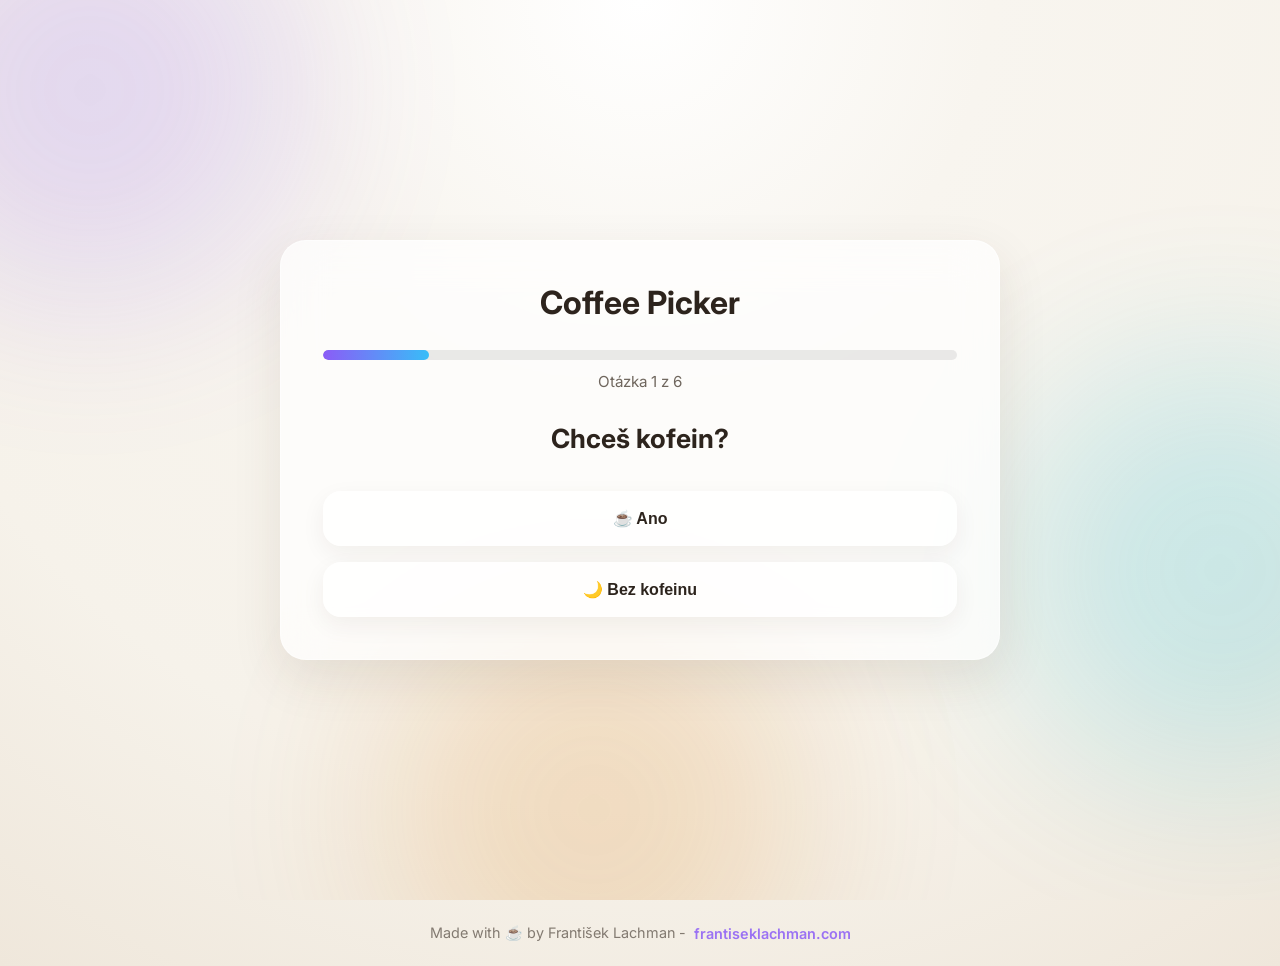
<file: coffee-picker/index.html>
<!DOCTYPE html>
<html lang="cs">

<head>

    <meta charset="UTF-8">
    <meta name="viewport" content="width=device-width, initial-scale=1.0">
    <link rel="manifest" href="manifest.json">
<meta name="theme-color" content="#8b5cf6">

    <title>Výběr kávy Nespresso</title>

    <link rel="preconnect" href="https://fonts.googleapis.com">

    <link rel="preconnect" href="https://fonts.gstatic.com" crossorigin>

    <link href="https://fonts.googleapis.com/css2?family=Inter:wght@300;400;500;600;700&display=swap" rel="stylesheet">

    <link rel="stylesheet" href="style.css">

</head>

<body>

    <div class="background">

        <div class="blob blob1"></div>
        <div class="blob blob2"></div>
        <div class="blob blob3"></div>

    </div>

    <main class="app">

        <div class="card">

            <h1>Coffee Picker</h1>

            <div class="progress">

                <div class="progress-bar"></div>

            </div>

            <span class="step"></span>

            <div id="question-container"></div>

        </div>

    </main>

    <footer class="footer">

    <span>Made with ☕ by František Lachman - </span>

    <a
        href="https://frantiseklachman.com"
        target="_blank"
        rel="noopener noreferrer">

        frantiseklachman.com

    </a>

</footer>

    <script src="coffee-data.js"></script>
    <script src="questions.js"></script>
    <script src="script.js"></script>

</body>

</html>
</file>
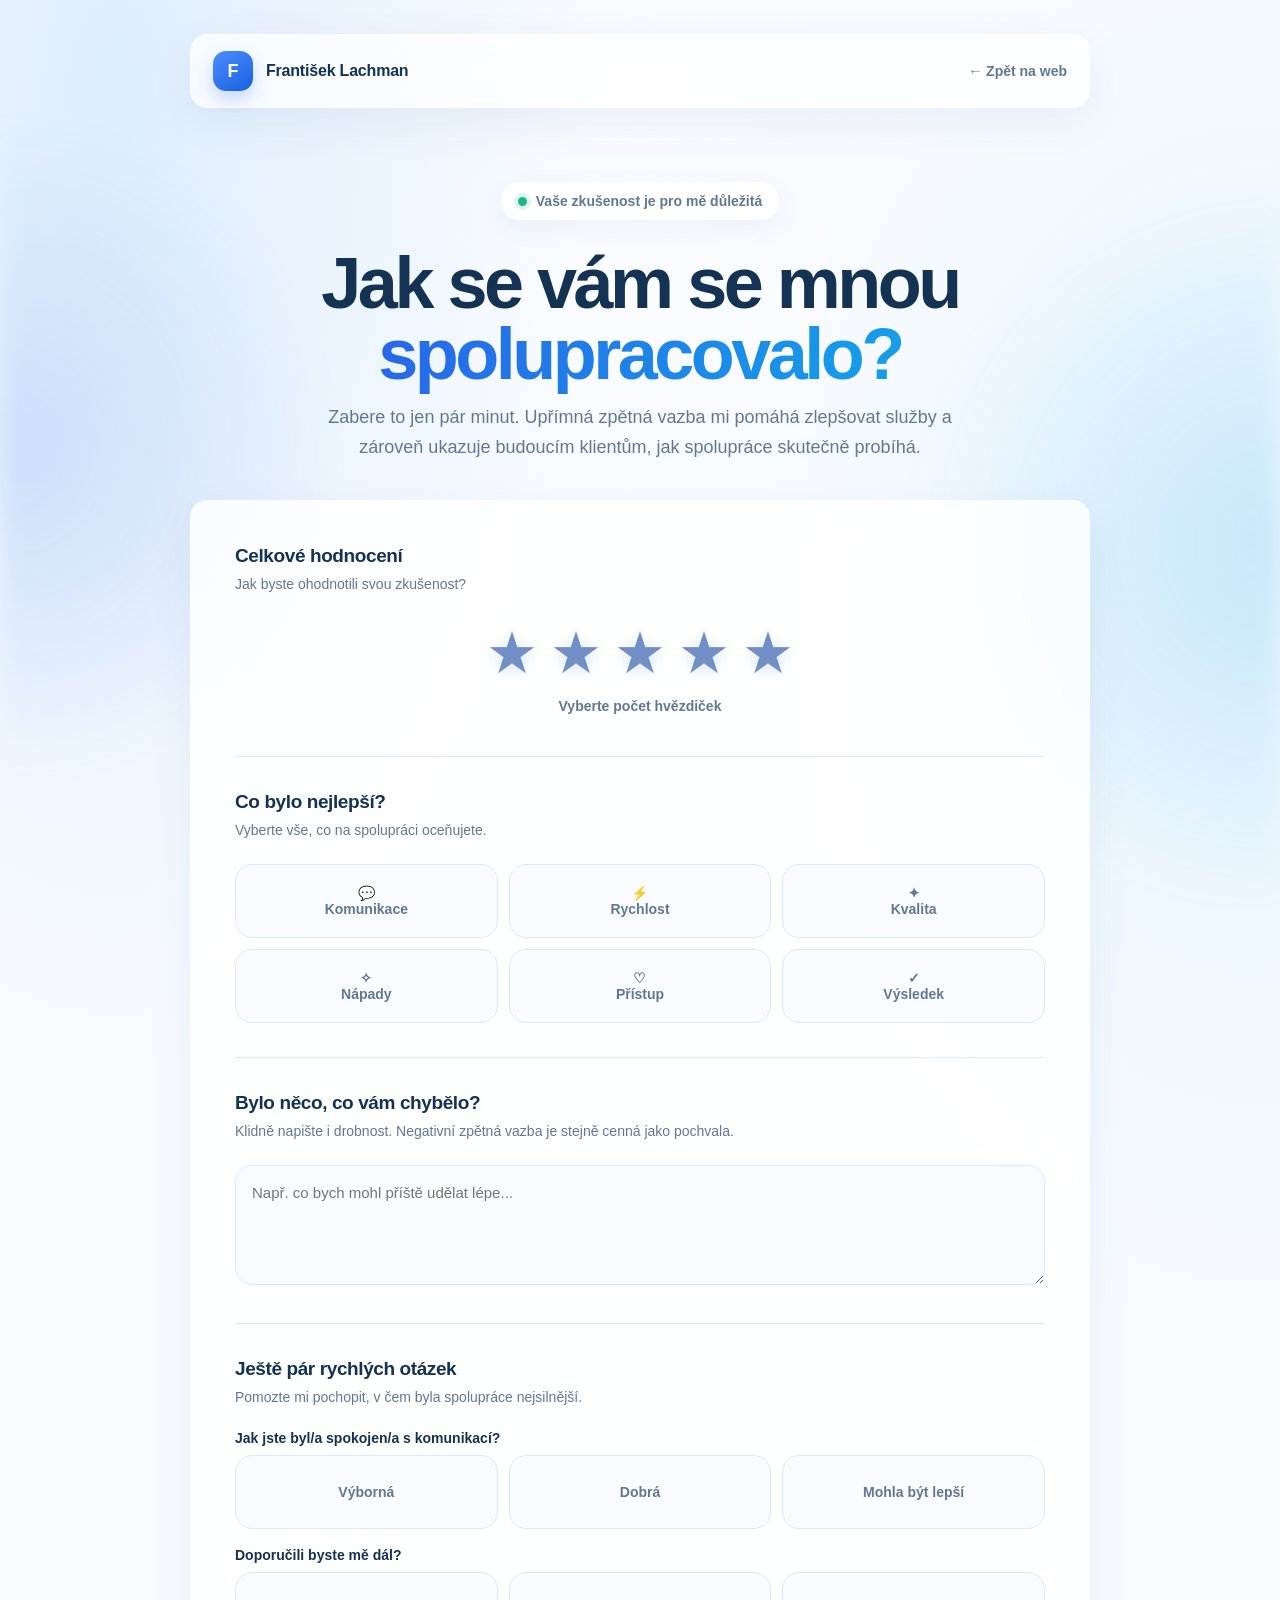
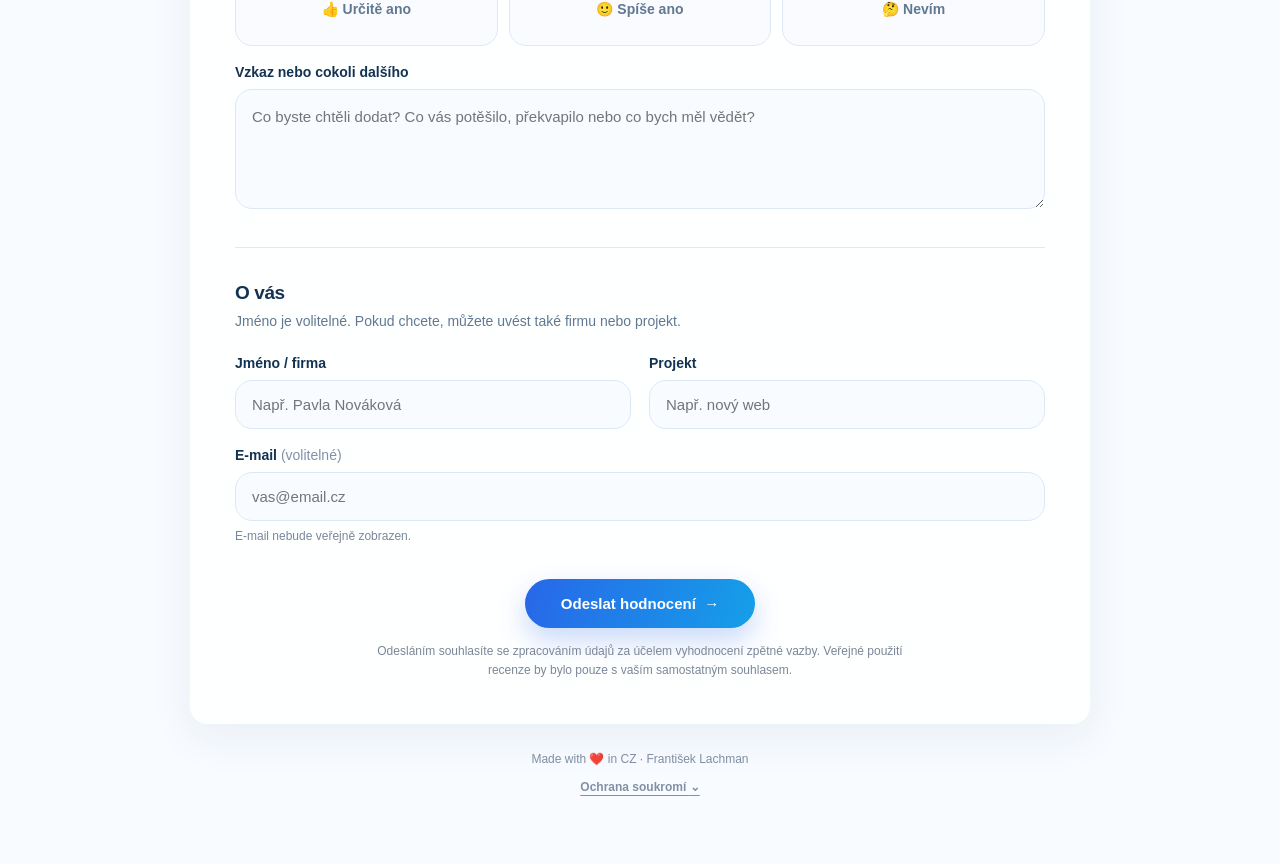
<file: recenze.html>
<!DOCTYPE html>
<html lang="cs">
<head>
  <meta name="robots" content="noindex, nofollow" />
  <meta charset="UTF-8">
  <meta name="viewport" content="width=device-width, initial-scale=1.0">
  <meta name="theme-color" content="#f5f8ff">
  <title>Vaše zkušenost | František Lachman</title>

  <style>
    :root {
      --bg: #f5f8ff;
      --bg-soft: rgba(255,255,255,.72);
      --card: rgba(255,255,255,.82);
      --text: #111a2e;
      --muted: #5c6b83;
      --line: rgba(32, 52, 84, .10);
      --blue: #2867e8;
      --blue-2: #159fe8;
      --blue-soft: #eaf1ff;
      --green: #18b98a;
      --shadow: 0 25px 70px rgba(37, 70, 120, .13);
      --radius: 28px;
    }

    * { box-sizing: border-box; }

    html { scroll-behavior: smooth; }

body {
  margin: 0;
  min-height: 100vh;
  font-family: Inter, -apple-system, BlinkMacSystemFont, "Segoe UI", Roboto, Arial, sans-serif;
  color: var(--text);

  background:
    /* HORNÍ ČÁST */
    radial-gradient(
      circle at 5% 8%,
      rgba(40, 103, 232, .34),
      transparent 25%
    ),

    radial-gradient(
      circle at 95% 15%,
      rgba(21, 159, 232, .30),
      transparent 27%
    ),

    /* STŘED */
    radial-gradient(
      circle at 8% 38%,
      rgba(40, 103, 232, .27),
      transparent 23%
    ),

    radial-gradient(
      circle at 92% 45%,
      rgba(21, 159, 232, .29),
      transparent 25%
    ),

    radial-gradient(
      circle at 50% 52%,
      rgba(74, 116, 255, .20),
      transparent 30%
    ),

    radial-gradient(
      circle at 18% 65%,
      rgba(21, 159, 232, .24),
      transparent 24%
    ),

    radial-gradient(
      circle at 82% 68%,
      rgba(40, 103, 232, .26),
      transparent 25%
    ),

    /* SPODNÍ ČÁST */
    radial-gradient(
      circle at 8% 88%,
      rgba(40, 103, 232, .30),
      transparent 27%
    ),

    radial-gradient(
      circle at 92% 92%,
      rgba(21, 159, 232, .28),
      transparent 28%
    ),

    linear-gradient(
      180deg,
      #e8f1ff 0%,
      #f7fbff 45%,
      #edf6ff 100%
    );

  overflow-x: hidden;
}

body::before {
  content: "";
  position: fixed;
  inset: 0;
  pointer-events: none;

  background:
    radial-gradient(
      circle at 50% 30%,
      rgba(255,255,255,.35),
      transparent 32%
    ),
    radial-gradient(
      circle at 0% 50%,
      rgba(40,103,232,.15),
      transparent 25%
    ),
    radial-gradient(
      circle at 100% 60%,
      rgba(21,159,232,.16),
      transparent 27%
    );

  filter: blur(12px);
  z-index: -1;
}
    .page {
      width: min(900px, calc(100% - 32px));
      margin: 0 auto;
      padding: 34px 0 70px;
    }

    /* Top bar – intentionally matches the clean glass style of the portfolio */
    .topbar {
      height: 74px;
      display: flex;
      align-items: center;
      justify-content: space-between;
      gap: 20px;
      padding: 0 22px;
      border: 1px solid rgba(255,255,255,.8);
      border-radius: 38px;
      background: rgba(255,255,255,.72);
      backdrop-filter: blur(22px);
      -webkit-backdrop-filter: blur(22px);
      box-shadow: 0 12px 40px rgba(45, 73, 117, .08);
    }

    .brand {
      display: flex;
      align-items: center;
      gap: 13px;
      font-weight: 700;
      letter-spacing: -.2px;
    }

    .brand-mark {
      width: 40px;
      height: 40px;
      display: grid;
      place-items: center;
      border-radius: 13px;
      color: white;
      font-size: 18px;
      font-weight: 800;
      background: linear-gradient(145deg, #4e8cff, #1761df);
      box-shadow: 0 8px 18px rgba(40,103,232,.25);
    }

    .back-link {
      color: var(--muted);
      text-decoration: none;
      font-size: 14px;
      font-weight: 600;
      transition: .2s ease;
    }

    .back-link:hover { color: var(--blue); }

    .hero {
      text-align: center;
      padding: 74px 16px 38px;
    }

    .eyebrow {
      display: inline-flex;
      align-items: center;
      gap: 9px;
      padding: 10px 16px;
      border-radius: 999px;
      background: rgba(255,255,255,.76);
      border: 1px solid rgba(255,255,255,.9);
      box-shadow: 0 8px 28px rgba(37,70,120,.06);
      color: var(--muted);
      font-size: 14px;
      font-weight: 600;
    }

    .status-dot {
      width: 9px;
      height: 9px;
      border-radius: 50%;
      background: var(--green);
      box-shadow: 0 0 0 4px rgba(24,185,138,.12);
    }

    h1 {
      margin: 28px 0 14px;
      font-size: clamp(42px, 7vw, 72px);
      line-height: .98;
      letter-spacing: -3.5px;
      font-weight: 800;
    }

    h1 span {
      background: linear-gradient(100deg, #2867e8, #159fe8);
      -webkit-background-clip: text;
      background-clip: text;
      color: transparent;
    }

    .hero p {
      max-width: 650px;
      margin: 0 auto;
      color: var(--muted);
      font-size: 18px;
      line-height: 1.65;
    }

    .review-card {
      padding: clamp(22px, 5vw, 44px);
      border: 1px solid rgba(255,255,255,.86);
      border-radius: var(--radius);
      background: var(--card);
      backdrop-filter: blur(26px);
      -webkit-backdrop-filter: blur(26px);
      box-shadow: var(--shadow);
    }

    .section + .section {
      margin-top: 34px;
      padding-top: 34px;
      border-top: 1px solid var(--line);
    }

    .section-title {
      margin: 0 0 7px;
      font-size: 19px;
      letter-spacing: -.4px;
    }

    .section-description {
      margin: 0 0 22px;
      color: var(--muted);
      font-size: 14px;
      line-height: 1.55;
    }

    /* Stars */
    .stars {
      display: flex;
      justify-content: center;
      gap: clamp(5px, 2vw, 12px);
      padding: 6px 0 4px;
      flex-direction: row-reverse;
    }

    .stars input {
      position: absolute;
      opacity: 0;
      pointer-events: none;
    }

    .stars label {
      cursor: pointer;
      color: #6f8fc5;
text-shadow: 0 3px 14px rgba(40, 103, 232, .18);
      font-size: clamp(42px, 9vw, 58px);
      line-height: 1;
      transition: transform .15s ease, color .15s ease;
      user-select: none;
    }

    .stars label:hover,
    .stars label:hover ~ label,
    .stars input:checked ~ label {
      color: #f5b82e;
    }

    .stars label:hover { transform: translateY(-3px) scale(1.04); }

    .rating-label {
      min-height: 24px;
      margin-top: 12px;
      text-align: center;
      color: var(--muted);
      font-size: 14px;
      font-weight: 600;
    }

    .grid {
      display: grid;
      grid-template-columns: repeat(2, minmax(0, 1fr));
      gap: 18px;
    }

    .field { min-width: 0; }

    .field.full { grid-column: 1 / -1; }

    label.field-label {
      display: block;
      margin-bottom: 9px;
      color: var(--text);
      font-size: 14px;
      font-weight: 700;
    }

    input[type="text"],
    input[type="email"],
    textarea {
      width: 100%;
      border: 1px solid var(--line);
      outline: none;
      border-radius: 17px;
      padding: 15px 16px;
      color: var(--text);
      background: rgba(247,250,255,.78);
      font: inherit;
      font-size: 15px;
      transition: border-color .2s ease, box-shadow .2s ease, background .2s ease;
    }

    textarea {
      min-height: 120px;
      resize: vertical;
      line-height: 1.55;
    }

    input:focus, textarea:focus {
      border-color: rgba(40,103,232,.45);
      background: white;
      box-shadow: 0 0 0 4px rgba(40,103,232,.08);
    }

    .choice-grid {
      display: grid;
      grid-template-columns: repeat(3, 1fr);
      gap: 11px;
    }

    .choice {
      position: relative;
    }

    .choice input {
      position: absolute;
      opacity: 0;
      pointer-events: none;
    }

    .choice label {
      min-height: 74px;
      padding: 14px 10px;
      display: flex;
      align-items: center;
      justify-content: center;
      text-align: center;
      border: 1px solid var(--line);
      border-radius: 17px;
      background: rgba(247,250,255,.68);
      color: var(--muted);
      font-size: 14px;
      font-weight: 700;
      cursor: pointer;
      transition: .2s ease;
    }

    .choice label:hover {
      transform: translateY(-2px);
      border-color: rgba(40,103,232,.25);
    }

    .choice input:checked + label {
      color: var(--blue);
      background: var(--blue-soft);
      border-color: rgba(40,103,232,.35);
      box-shadow: 0 8px 22px rgba(40,103,232,.08);
    }

    .mini-note {
      margin-top: 8px;
      color: #7a879b;
      font-size: 12px;
    }

    .submit-row {
      margin-top: 36px;
      text-align: center;
    }

    button {
      border: 0;
      cursor: pointer;
      font: inherit;
    }

    .submit {
      min-width: 230px;
      padding: 16px 25px;
      border-radius: 999px;
      color: white;
      font-weight: 750;
      font-size: 15px;
      background: linear-gradient(105deg, #2867e8, #159fe8);
      box-shadow: 0 12px 28px rgba(40,103,232,.25);
      transition: transform .2s ease, box-shadow .2s ease;
    }

    .submit:hover {
      transform: translateY(-2px);
      box-shadow: 0 16px 34px rgba(40,103,232,.30);
    }

    .submit:active { transform: translateY(0); }

    .privacy {
      max-width: 570px;
      margin: 14px auto 0;
      color: #7b8798;
      font-size: 12px;
      line-height: 1.55;
    }

    .success {
      display: none;
      text-align: center;
      padding: 28px 10px 10px;
    }

    .success-icon {
      width: 66px;
      height: 66px;
      display: grid;
      place-items: center;
      margin: 0 auto 20px;
      border-radius: 22px;
      color: white;
      font-size: 29px;
      background: linear-gradient(145deg, #20c997, #159f82);
      box-shadow: 0 13px 30px rgba(24,185,138,.22);
    }

    .success h2 {
      margin: 0 0 10px;
      font-size: 30px;
      letter-spacing: -1px;
    }

    .success p {
      margin: 0 auto;
      max-width: 500px;
      color: var(--muted);
      line-height: 1.65;
    }

    .google-review {
  max-width: 520px;
  margin: 30px auto 0;
  padding: 22px;
  border-radius: 22px;
  background: rgba(255,255,255,.65);
  border: 1px solid rgba(32,52,84,.08);
}

.google-review-title {
  font-size: 17px;
  font-weight: 750;
  margin-bottom: 7px;
}

.google-review p {
  margin-bottom: 18px;
  font-size: 14px;
}

.google-review-button {
  display: inline-flex;
  align-items: center;
  justify-content: center;
  gap: 8px;
  padding: 14px 22px;
  border-radius: 999px;
  background: white;
  color: #202124;
  border: 1px solid rgba(32,52,84,.12);
  text-decoration: none;
  font-size: 14px;
  font-weight: 750;
  box-shadow: 0 8px 22px rgba(37,70,120,.10);
  transition: .2s ease;
}

.google-review-button:hover {
  transform: translateY(-2px);
  box-shadow: 0 12px 28px rgba(37,70,120,.16);
}

    footer {
      padding: 28px 10px 0;
      text-align: center;
      color: #8290a5;
      font-size: 12px;
    }

    @media (max-width: 650px) {
      .page {
        width: min(100% - 20px, 900px);
        padding-top: 14px;
      }

      .topbar {
        height: 64px;
        padding: 0 16px;
      }

      .brand-mark { width: 36px; height: 36px; border-radius: 11px; }
      .brand { font-size: 14px; }
      .back-link { font-size: 12px; }

      .hero {
        padding: 52px 8px 28px;
      }

      h1 {
        letter-spacing: -2px;
      }

      .hero p {
        font-size: 16px;
      }

      .review-card {
        border-radius: 24px;
        padding: 24px 18px;
      }

      .grid {
        grid-template-columns: 1fr;
      }

      .field.full { grid-column: auto; }

      .choice-grid {
        grid-template-columns: 1fr;
      }

      .choice label {
        min-height: 58px;
      }
    }
    footer .privacy-details { margin: 14px auto 0; max-width: 510px; text-align: center; }
    footer .privacy-details summary { cursor: pointer; font-weight: 600; list-style: none; text-decoration: underline; text-underline-offset: 4px; }
    footer .privacy-details summary::-webkit-details-marker { display: none; }
    footer .privacy-details[open] summary span { display: inline-block; transform: rotate(180deg); }
    footer .privacy-details p { margin: 12px auto 0; line-height: 1.7; font-size: 12px; font-weight: 400; }
  /* Soft Glass 2026 — style refinement only. Original review form behavior retained. */
    :root { --bg:#f8fbff;--text:#143251;--muted:#617891;--line:#dce8f4;--blue:#2b65bc;--blue-soft:#eaf5ff;--radius:18px;--shadow:0 20px 55px rgba(39,73,112,.09); }
    body { background:radial-gradient(ellipse at 9% 4%,rgba(176,214,248,.35),transparent 29%),radial-gradient(ellipse at 98% 25%,rgba(210,237,252,.42),transparent 28%),#f8fbff!important; }
    .topbar,.review-card {border-radius:18px;box-shadow:0 14px 45px rgba(31,75,122,.065)}
    .hero h1 {color:#143251}
    @media(max-width:650px){.topbar,.review-card{border-radius:16px}}
  </style>
</head>

<body>
  <main class="page">

    <header class="topbar">
      <div class="brand">
        <div class="brand-mark">F</div>
        <span>František Lachman</span>
      </div>
      <a class="back-link" href="https://frantiseklachman.com/">← Zpět na web</a>
    </header>

    <section class="hero">
      <div class="eyebrow">
        <span class="status-dot"></span>
        Vaše zkušenost je pro mě důležitá
      </div>

      <h1>Jak se vám se mnou <span>spolupracovalo?</span></h1>

      <p>
        Zabere to jen pár minut. Upřímná zpětná vazba mi pomáhá
        zlepšovat služby a zároveň ukazuje budoucím klientům,
        jak spolupráce skutečně probíhá.
      </p>
    </section>

    <section class="review-card">

      <form id="reviewForm">

        <!-- Hodnocení -->
        <div class="section">
          <h2 class="section-title">Celkové hodnocení</h2>
          <p class="section-description">Jak byste ohodnotili svou zkušenost?</p>

          <div class="stars" role="radiogroup" aria-label="Hodnocení hvězdičkami">
            <input type="radio" id="star5" name="rating" value="5">
            <label for="star5" title="5 z 5">★</label>

            <input type="radio" id="star4" name="rating" value="4">
            <label for="star4" title="4 z 5">★</label>

            <input type="radio" id="star3" name="rating" value="3">
            <label for="star3" title="3 z 5">★</label>

            <input type="radio" id="star2" name="rating" value="2">
            <label for="star2" title="2 z 5">★</label>

            <input type="radio" id="star1" name="rating" value="1">
            <label for="star1" title="1 z 5">★</label>
          </div>

          <div class="rating-label" id="ratingText">Vyberte počet hvězdiček</div>
        </div>

        <!-- Pro / proti -->
        <div class="section">
          <h2 class="section-title">Co bylo nejlepší?</h2>
          <p class="section-description">Vyberte vše, co na spolupráci oceňujete.</p>

          <div class="choice-grid">
            <div class="choice">
              <input type="checkbox" id="pro1" name="pros" value="Komunikace">
              <label for="pro1">💬<br>Komunikace</label>
            </div>
            <div class="choice">
              <input type="checkbox" id="pro2" name="pros" value="Rychlost">
              <label for="pro2">⚡<br>Rychlost</label>
            </div>
            <div class="choice">
              <input type="checkbox" id="pro3" name="pros" value="Kvalita">
              <label for="pro3">✦<br>Kvalita</label>
            </div>
            <div class="choice">
              <input type="checkbox" id="pro4" name="pros" value="Nápady">
              <label for="pro4">✧<br>Nápady</label>
            </div>
            <div class="choice">
              <input type="checkbox" id="pro5" name="pros" value="Přístup">
              <label for="pro5">♡<br>Přístup</label>
            </div>
            <div class="choice">
              <input type="checkbox" id="pro6" name="pros" value="Výsledek">
              <label for="pro6">✓<br>Výsledek</label>
            </div>
          </div>
        </div>

        <div class="section">
          <h2 class="section-title">Bylo něco, co vám chybělo?</h2>
          <p class="section-description">Klidně napište i drobnost. Negativní zpětná vazba je stejně cenná jako pochvala.</p>

          <div class="field">
            <textarea id="cons" name="cons" placeholder="Např. co bych mohl příště udělat lépe..."></textarea>
          </div>
        </div>

        <!-- Detail zkušenosti -->
        <div class="section">
          <h2 class="section-title">Ještě pár rychlých otázek</h2>
          <p class="section-description">Pomozte mi pochopit, v čem byla spolupráce nejsilnější.</p>

          <div class="grid">
            <div class="field full">
              <label class="field-label">Jak jste byl/a spokojen/a s komunikací?</label>
              <div class="choice-grid">
                <div class="choice">
                  <input type="radio" id="com1" name="communication" value="Výborná">
                  <label for="com1">Výborná</label>
                </div>
                <div class="choice">
                  <input type="radio" id="com2" name="communication" value="Dobrá">
                  <label for="com2">Dobrá</label>
                </div>
                <div class="choice">
                  <input type="radio" id="com3" name="communication" value="Mohla být lepší">
                  <label for="com3">Mohla být lepší</label>
                </div>
              </div>
            </div>

            <div class="field full">
              <label class="field-label">Doporučili byste mě dál?</label>
              <div class="choice-grid">
                <div class="choice">
                  <input type="radio" id="rec1" name="recommend" value="Určitě ano">
                  <label for="rec1">👍 Určitě ano</label>
                </div>
                <div class="choice">
                  <input type="radio" id="rec2" name="recommend" value="Spíše ano">
                  <label for="rec2">🙂 Spíše ano</label>
                </div>
                <div class="choice">
                  <input type="radio" id="rec3" name="recommend" value="Nevím">
                  <label for="rec3">🤔 Nevím</label>
                </div>
              </div>
            </div>

            <div class="field full">
              <label class="field-label" for="message">Vzkaz nebo cokoli dalšího</label>
              <textarea id="message" name="message" placeholder="Co byste chtěli dodat? Co vás potěšilo, překvapilo nebo co bych měl vědět?"></textarea>
            </div>
          </div>
        </div>

        <!-- Kontakt -->
        <div class="section">
          <h2 class="section-title">O vás</h2>
          <p class="section-description">Jméno je volitelné. Pokud chcete, můžete uvést také firmu nebo projekt.</p>

          <div class="grid">
            <div class="field">
              <label class="field-label" for="name">Jméno / firma</label>
              <input type="text" id="name" name="name" placeholder="Např. Pavla Nováková">
            </div>

            <div class="field">
              <label class="field-label" for="project">Projekt</label>
              <input type="text" id="project" name="project" placeholder="Např. nový web">
            </div>

            <div class="field full">
              <label class="field-label" for="email">E-mail <span style="font-weight:400;color:#8290a5">(volitelné)</span></label>
              <input type="email" id="email" name="email" placeholder="vas@email.cz">
              <div class="mini-note">E-mail nebude veřejně zobrazen.</div>
            </div>
          </div>
        </div>

        <div class="submit-row">
          <button class="submit" type="submit">Odeslat hodnocení&nbsp; →</button>
          <p class="privacy">
            Odesláním souhlasíte se zpracováním údajů za účelem vyhodnocení zpětné vazby.
            Veřejné použití recenze by bylo pouze s vaším samostatným souhlasem.
          </p>
        </div>
      </form>

     <div class="success" id="success">
  <div class="success-icon">✓</div>

  <h2>Děkuji za váš čas.</h2>

  <p>
    Vaše zpětná vazba byla zaznamenána. Opravdu si jí vážím —
    pomáhá mi dělat další projekty ještě lépe.
  </p>

  <div class="google-review">
    <div class="google-review-title">
      ⭐ Chcete mi udělat ještě větší radost?
    </div>

    <p>
      Pokud jste byli se spoluprací spokojeni, můžete mi zanechat
      krátkou recenzi také na Google. Zabere to jen chvilku.
    </p>

    <a
      class="google-review-button"
      href="https://g.page/r/CRDrV-EdHfT7EAE/review"
      target="_blank"
      rel="noopener noreferrer"
    >
      ⭐ Napsat recenzi na Google
    </a>
  </div>
</div>

    </section>

    <footer>
      <div>Made with ❤️ in CZ · František Lachman</div>
      <details class="privacy-details">
        <summary>Ochrana soukromí <span aria-hidden="true">⌄</span></summary>
        <p>Používáme pouze nezbytnou cookie <strong>__Host-fl_admin</strong> pro zabezpečené přihlášení do administrace (maximálně 8 hodin). Při běžné návštěvě se nevytváří. Má nastavené HttpOnly, Secure a SameSite=Strict. Vlastní analytické ani reklamní cookies nepoužíváme.</p>
      </details>
    </footer>
  </main>

  <script>
    // Text pod hvězdičkami
    const ratingText = document.getElementById("ratingText");
    const ratingMessages = {
      1: "Velmi nespokojen/a",
      2: "Spíše nespokojen/a",
      3: "Neutrální zkušenost",
      4: "Velmi spokojen/a",
      5: "Naprostá spokojenost ✦"
    };

    document.querySelectorAll('input[name="rating"]').forEach(input => {
      input.addEventListener("change", () => {
        ratingText.textContent = ratingMessages[input.value];
      });
    });

    // Recenze se ukládá na server přes zabezpečené API, nikoli do localStorage.
    document.getElementById("reviewForm").addEventListener("submit", async function (event) {
      event.preventDefault();
      const form = event.currentTarget;
      const submitButton = form.querySelector('button[type="submit"]');
      const rating = document.querySelector('input[name="rating"]:checked');
      if (!rating) {
        ratingText.textContent = "Prosím, vyberte nejprve počet hvězdiček.";
        ratingText.style.color = "#d14b4b";
        document.querySelector(".stars").scrollIntoView({ behavior: "smooth", block: "center" });
        return;
      }
      const pros = [...document.querySelectorAll('input[name="pros"]:checked')].map(x => x.value);
      const ratingValue = Number(rating.value);
      const prosText = pros.length ? "\n\nCO BYLO NEJLEPŠÍ:\n" + pros.map(p => "• " + p).join("\n") : "";
      const consText = document.getElementById("cons").value.trim();
      const communication = document.querySelector('input[name="communication"]:checked')?.value || "";
      const recommend = document.querySelector('input[name="recommend"]:checked')?.value || "";
      const extraMessage = document.getElementById("message").value.trim();
      const details = [`HODNOCENÍ: ${ratingValue}/5 ⭐`, prosText, consText ? `\n\nCO ZLEPŠIT:\n${consText}` : "", communication ? `\n\nKOMUNIKACE: ${communication}` : "", recommend ? `\n\nDOPORUČENÍ: ${recommend}` : "", extraMessage ? `\n\nVZKAZ:\n${extraMessage}` : ""].filter(Boolean).join("");
      submitButton.disabled = true;
      submitButton.textContent = "Odesílám…";
      try {
        const response = await fetch('/api/messages', {
          method: 'POST', headers: { 'Content-Type': 'application/json' },
          body: JSON.stringify({
            name: document.getElementById("name").value.trim() || "Anonymní klient",
            email: document.getElementById("email").value.trim(),
            subject: `⭐ Recenze – ${ratingValue}/5`,
            company: document.getElementById("project").value.trim(),
            budget: "", website: "", message: details
          })
        });
        if (!response.ok) throw new Error('Odeslání selhalo');
        form.style.display = "none";
        document.getElementById("success").style.display = "block";
        window.scrollTo({ top: 0, behavior: "smooth" });
      } catch (error) {
        ratingText.textContent = "Recenzi se nepodařilo odeslat. Zkuste to prosím znovu.";
        ratingText.style.color = "#d14b4b";
        submitButton.disabled = false;
        submitButton.innerHTML = "Odeslat hodnocení&nbsp; →";
      }
    });
  </script>
</body>
</html>
</file>
<file: coffee-picker/style.css>
/* ==================================================
   GOOGLE FONT
================================================== */

@import url('https://fonts.googleapis.com/css2?family=Inter:wght@300;400;500;600;700&display=swap');

/* ==================================================
   ROOT
================================================== */

:root{

    --bg:#f6f2ea;
    --bg-2:#efe7db;
    --surface:rgba(255,255,255,.72);

    --text:#2d241d;
    --text-light:#6f665d;

    --border:rgba(255,255,255,.45);

    --accent:#8b5cf6;
    --accent-soft:rgba(139,92,246,.18);

    --shadow:
        0 18px 50px rgba(66,47,30,.10);

    --radius:26px;

    --transition:.30s cubic-bezier(.4,0,.2,1);

}

/* ==================================================
   RESET
================================================== */

*{

    margin:0;
    padding:0;
    box-sizing:border-box;

}

*::before,
*::after{

    box-sizing:border-box;

}

html{

    scroll-behavior:smooth;

}

body{

    min-height:100vh;

    font-family:"Inter",sans-serif;

    color:var(--text);

    background:

        radial-gradient(circle at top,
            #ffffff 0%,
            #f8f5ef 30%,
            var(--bg) 70%,
            var(--bg-2) 100%);

    overflow-x:hidden;

}

/* ==================================================
   BACKGROUND
================================================== */

.background{

    position:fixed;
    inset:0;

    overflow:hidden;

    z-index:-2;

}

.blob{

    position:absolute;

    width:420px;
    height:420px;

    border-radius:50%;

    filter:blur(90px);

    opacity:.18;

    animation:blobFloat 18s ease-in-out infinite;

}

.blob1{

    background:#8b5cf6;

    top:-120px;
    left:-120px;

}

.blob2{

    background:#06b6d4;

    top:40%;
    right:-150px;

    animation-delay:4s;

}

.blob3{

    background:#d97706;

    bottom:-120px;
    left:30%;

    animation-delay:8s;

}

@keyframes blobFloat{

    0%,100%{

        transform:
            translate(0,0)
            scale(1);

    }

    50%{

        transform:
            translate(35px,-30px)
            scale(1.08);

    }

}

/* ==================================================
   APP
================================================== */

.app{

    min-height:100vh;

    display:flex;
    justify-content:center;
    align-items:center;

    padding:32px;

}

/* ==================================================
   CARD
================================================== */

.card{

    width:min(100%,720px);

    background:var(--surface);

    backdrop-filter:blur(22px);

    border:1px solid var(--border);

    border-radius:var(--radius);

    box-shadow:var(--shadow);

    padding:42px;

}

.card h1{

    font-size:2rem;

    font-weight:700;

    text-align:center;

    margin-bottom:28px;

    color:var(--text);

}

/* ==================================================
   PROGRESS
================================================== */

.progress{

    width:100%;
    height:10px;

    background:rgba(0,0,0,.08);

    border-radius:999px;

    overflow:hidden;

}

.progress-bar{

    width:0;

    height:100%;

    background:linear-gradient(
        90deg,
        var(--accent),
        #38bdf8
    );

    border-radius:999px;

       transition:
        width .45s cubic-bezier(.22,.61,.36,1);

}

.step{

    display:block;

    margin-top:12px;
    margin-bottom:30px;

    text-align:center;

    font-size:.95rem;

    color:var(--text-light);

}

/* ==================================================
   QUESTION
================================================== */

#question-container{

    width:100%;

}

.question{

    animation:fade .35s ease;

}

.question h2{

    font-size:1.65rem;

    font-weight:700;

    text-align:center;

    line-height:1.35;

    margin-bottom:34px;

    color:var(--text);

}

.answers{

    display:grid;

    grid-template-columns:1fr;

    gap:16px;

}

/* ==================================================
   ANSWER BUTTON
================================================== */

.answer-btn{

    appearance:none;

    width:100%;

    border:none;

    border-radius:18px;

    padding:18px 22px;

    background:rgba(255,255,255,.78);

    color:var(--text);

    font-size:1rem;

    font-weight:600;

    cursor:pointer;

    transition:all var(--transition);

    box-shadow:

        0 8px 24px rgba(50,40,25,.06);

}

.answer-btn:hover{

    transform:
        translateY(-4px)
        scale(1.02);

    box-shadow:
        0 20px 40px rgba(60,45,25,.15);

}

.answer-btn:active{

    transform:scale(.97);

}

.answer-btn.selected{

    background:var(--accent);

    color:#fff;

    transform:scale(.98);

}

.answer-btn:disabled{

    cursor:default;

    pointer-events:none;

    opacity:.82;

}

.answer-btn:focus-visible{

    outline:3px solid var(--accent);

    outline-offset:3px;

}

/* ==================================================
   FADE
================================================== */

.fade{
    animation:fade .45s cubic-bezier(.22,.61,.36,1);
}

@keyframes fade{

    from{

        opacity:0;
        transform:translateY(18px) scale(.98);

    }

    to{

        opacity:1;
        transform:translateY(0) scale(1);

    }

}

/* ==================================================
   RESULT
================================================== */

.result{

    animation:fade .35s ease;

}

.winner-card{

    background:rgba(255,255,255,.72);

    border:1px solid rgba(255,255,255,.55);

    border-radius:24px;

    padding:34px;

    text-align:center;

    box-shadow:0 18px 50px rgba(40,30,20,.08);

}

.coffee-image{

    display:block;

    width:180px;

    height:180px;

    object-fit:contain;

    margin:0 auto 24px;

}

.winner-card h2{

    font-size:2rem;

    font-weight:700;

    margin-bottom:14px;

}

.description{

    color:var(--text-light);

    line-height:1.7;

    margin-bottom:28px;

}

.info{

    display:flex;

    justify-content:center;

    flex-wrap:wrap;

    gap:12px;

    margin-bottom:26px;

}

.info span{

    background:rgba(255,255,255,.9);

    padding:10px 16px;

    border-radius:999px;

    font-size:.9rem;

    font-weight:600;

}

.tags{

    display:flex;

    justify-content:center;

    flex-wrap:wrap;

    gap:10px;

}

.tag{

    padding:8px 14px;

    border-radius:999px;

    background:var(--accent-soft);

    color:var(--accent);

    font-size:.82rem;

    font-weight:700;

}

/* ==================================================
   ALTERNATIVES
================================================== */

.alternatives{

    margin-top:42px;

}

.alternatives h3{

    text-align:center;

    margin-bottom:22px;

    font-size:1.15rem;

}

.alternative-card{

    display:flex;

    align-items:center;

    gap:18px;

    padding:18px;

    border-radius:18px;

    background:rgba(255,255,255,.65);

    border:1px solid rgba(255,255,255,.45);

    margin-bottom:14px;

    transition:all var(--transition);

}

.alternative-card:hover{

    transform:translateY(-2px);

    box-shadow:0 14px 35px rgba(50,35,20,.10);

}

.alternative-card img{

    width:68px;

    height:68px;

    object-fit:contain;

    flex-shrink:0;

}

.alternative-card strong{

    display:block;

    margin-bottom:6px;

    font-size:1rem;

}

.alternative-card small{

    color:var(--text-light);

}

/* ==================================================
   RESTART
================================================== */

.restart-btn{

    width:100%;

    margin-top:36px;

    border:none;

    border-radius:18px;

    padding:18px;

    background:linear-gradient(
        135deg,
        var(--accent),
        #38bdf8
    );

    color:#fff;

    font-size:1rem;

    font-weight:700;

    cursor:pointer;

    transition:all var(--transition);

}

.restart-btn:hover{

    transform:translateY(-3px);

    box-shadow:0 18px 40px rgba(80,60,40,.18);

}

/* ==================================================
   RESPONSIVE
================================================== */

@media (max-width:768px){

    .app{

        padding:20px;

        align-items:center;

    }

    .card{

        width:100%;

        padding:28px;

        margin:20px 0;

    }

    .card h1{

        font-size:1.8rem;

    }

    .question h2{

        font-size:1.35rem;

    }

    .answer-btn{

        padding:16px 18px;

        font-size:.95rem;

    }

    .winner-card{

        padding:26px;

    }

    .coffee-image{

        width:150px;

        height:150px;

    }

    .winner-card h2{

        font-size:1.7rem;

    }

    .info{

        flex-direction:column;

        align-items:center;

    }

    .alternative-card{

        gap:14px;

    }

    .alternative-card img{

        width:56px;

        height:56px;

    }

}

@media (max-width:480px){

    .app{

        padding:14px;

    }

    .card{

        padding:22px;

        border-radius:20px;

    }

    .card h1{

        font-size:1.55rem;

    }

    .question h2{

        font-size:1.2rem;

    }

    .answer-btn{

        border-radius:16px;

        padding:15px;

        font-size:.92rem;

    }

    .coffee-image{

        width:130px;

        height:130px;

    }

    .winner-card{

        padding:22px;

    }

    .restart-btn{

        padding:16px;

    }

}

/* ==================================================
   SCROLLBAR
================================================== */

::-webkit-scrollbar{

    width:10px;

}

::-webkit-scrollbar-track{

    background:transparent;

}

::-webkit-scrollbar-thumb{

    background:rgba(120,100,80,.25);

    border-radius:999px;

}

::-webkit-scrollbar-thumb:hover{

    background:rgba(120,100,80,.45);

}

/* ==================================================
   SELECTION
================================================== */

::selection{

    background:var(--accent);

    color:#fff;

}

/* ==================================================
   UTILITIES
================================================== */

.hidden{

    display:none !important;

}

.text-center{

    text-align:center;

}

/* ==================================================
   REDUCED MOTION
================================================== */

@media (prefers-reduced-motion:reduce){

    *{

        animation:none !important;

        transition:none !important;

        scroll-behavior:auto !important;

    }

}

/* ==================================================
   COFFEE ANIMATION
================================================== */

.coffee-image{

    animation:coffeePop .75s cubic-bezier(.18,.89,.32,1.25);

}

@keyframes coffeePop{

    0%{

        opacity:0;

        transform:
            translateY(30px)
            scale(.75);

    }

    70%{

        transform:scale(1.08);

    }

    100%{

        opacity:1;

        transform:scale(1);

    }

}

/* ==================================================
   FOOTER
================================================== */

.footer{

    display:flex;

    justify-content:center;

    align-items:center;

    flex-wrap:wrap;

    gap:8px;

    padding:24px;

    font-size:.9rem;

    color:var(--text-light);

    opacity:.85;

}

.footer a{

    color:var(--accent);

    text-decoration:none;

    font-weight:600;

    transition:color .25s ease,
               opacity .25s ease;

}

.footer a:hover{

    opacity:.7;

}

@media (max-width:480px){

    .footer{

        font-size:.8rem;

        gap:6px;

        padding:18px;

    }

}
</file>
